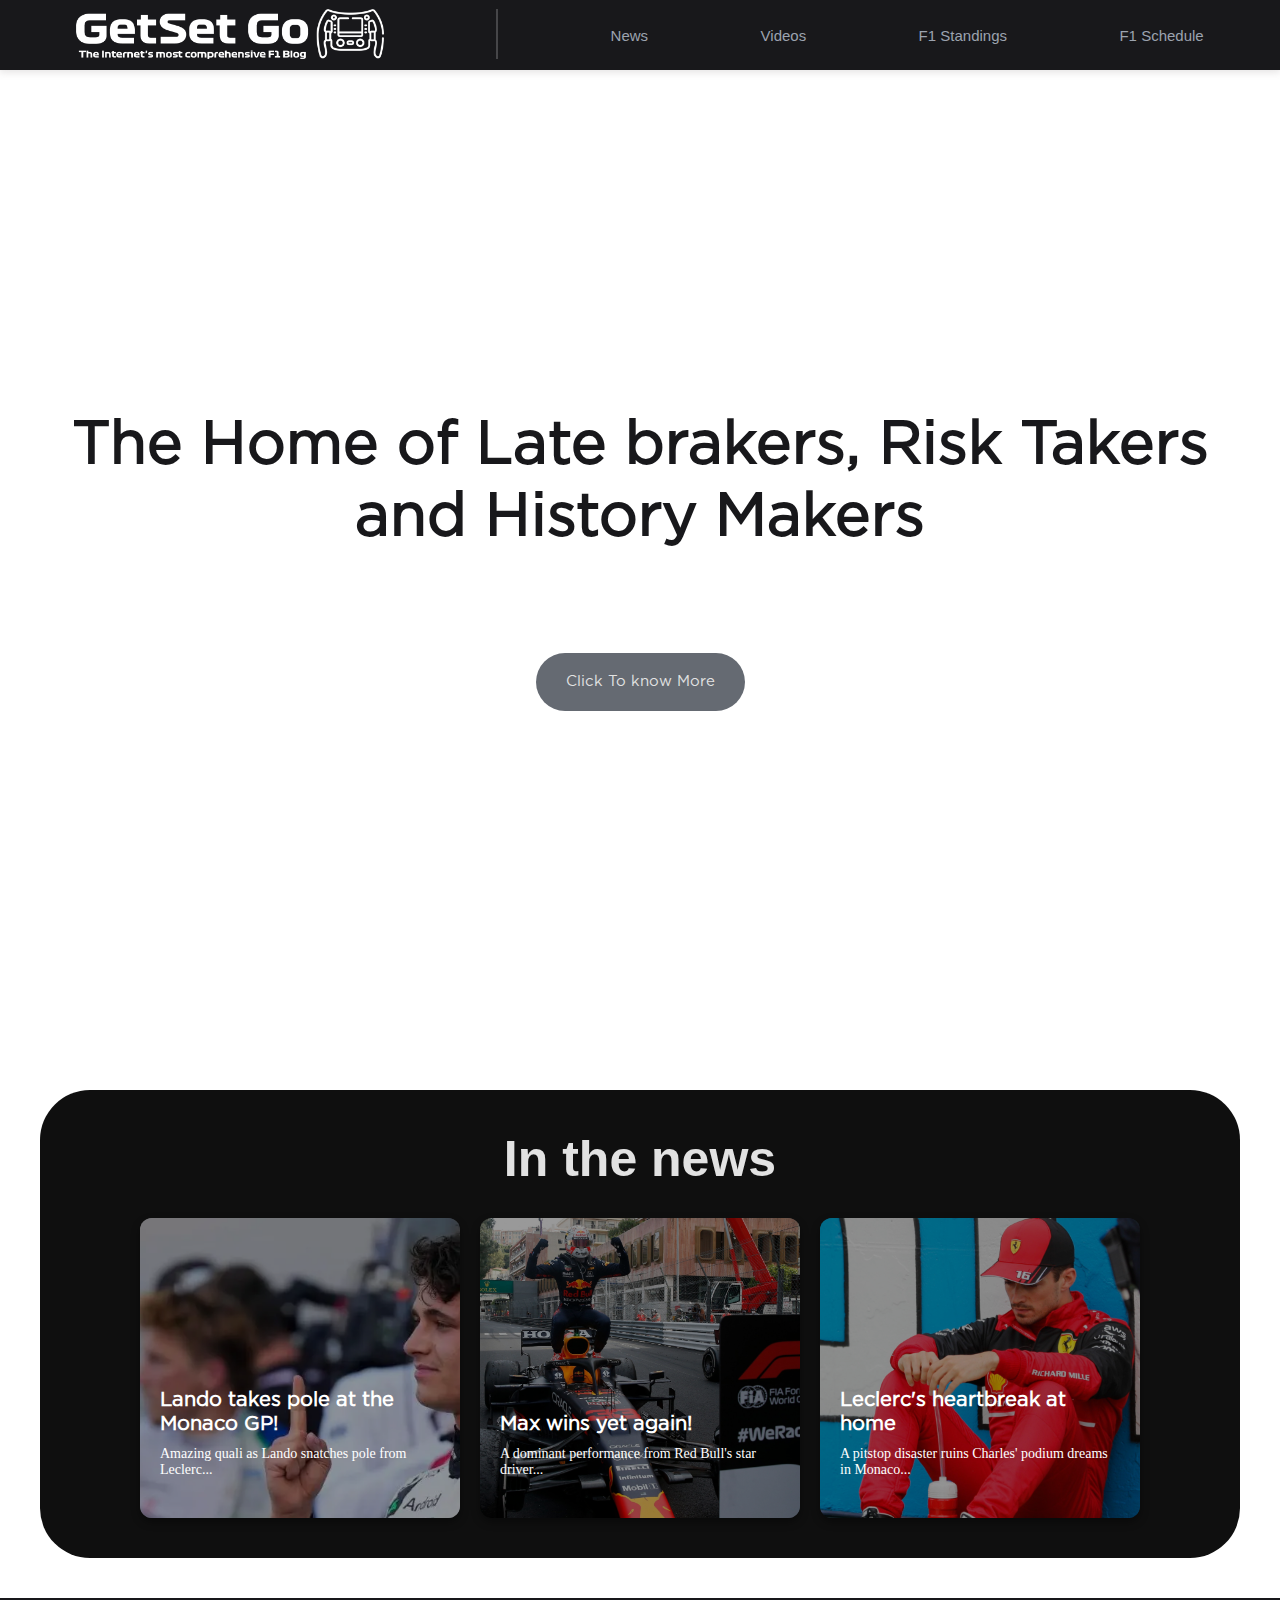
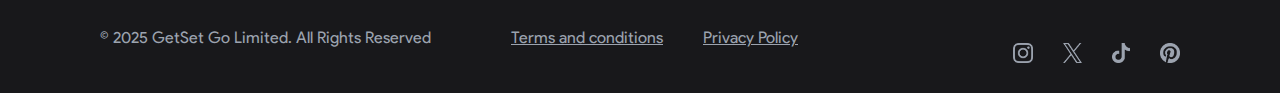
<file: index.html>
<!DOCTYPE html>
<html lang="en">

<head>
  <meta charset="UTF-8">
  <meta name="viewport" content="width=device-width, initial-scale=1.0">
  <title>Dani's F1 Blog</title>
  <link rel="stylesheet" href="home.css">
</head>

<body>
  <div class="top">
    <nav>
      <ul class="navbar">
        <li class="logo"><a href="index.html"><img src="Dani’s F1  Blog.png" height="50px" alt="Logo"></a></li>
        <li><img src="Rectangle 1.png" height="50px" width="2px" alt="Divider"></li>
        <li><a href="#" onclick="scrollToNews()">News</a></li>
        <li><a href="#">Videos</a></li>
        <li><a href="https://www.formula1.com/en/results/2025/drivers">F1 Standings</a></li>
        <li><a href="https://www.formula1.com/en/racing/2025">F1 Schedule</a></li>
      </ul>
    </nav>
    <div class="banner">
    <section>
      <h1>The Home of Late brakers, Risk Takers <br>and History Makers</h1>
      <p>This is F1</p>
      <button><a href="https://www.formula1.com/en/page/what-is-f1">Click To know More</a></button>
    </section>
  </div>
</div>

<section class="every" >
  <section class="news-section">
    <div class="news-grid-caption">
    <h2>In the news</h2>
  </div>
    <div class="news-grid" id="news">
      <div class="news-card" style="background-image: url('lando.png');">
        <h3><a href="news1.html">Lando takes pole at the Monaco GP!</a></h3>
        <p>Amazing quali as Lando snatches pole from Leclerc...</p>
      </div>
      <div class="news-card" style="background-image: url('max.jpg');">
        <h3><a href="news2.html">Max wins yet again!</a></h3>
        <p>A dominant performance from Red Bull's star driver...</p>
      </div>
      <div class="news-card" style="background-image: url('leclerc.jpg');">
        <h3><a href="news3.html">Leclerc's heartbreak at home</a></h3>
        <p>A pitstop disaster ruins Charles' podium dreams in Monaco...</p>
      </div>
    </div>
  </section>
</section>

  <footer>
    <div class="captionLeft">
      <div class="caption">
        <p>© 2025 GetSet Go Limited. All Rights Reserved</p>
      </div>
      <div class="terms">
        <p><a href="#">Terms and conditions</a></p>
        <p><a href="#">Privacy Policy</a></p>
      </div>
    </div>
    <div class="socials">
      <a href="#"><img src="instagram.png" height="20px" width="auto" /></a>
      <a href="#"><img src="twitter.png" height="20px" width="auto" /></a>
      <a href="#"><img src="tik-tok.png" height="20px" width="auto" /></a>
      <a href="#"><img src="pinterest-logo.png" height="20px" width="auto" /></a>
    </div>
  </footer>
  <script>
    function scrollToNews() {
      const newsSection = document.getElementById('news');
      if (newsSection) {
        newsSection.scrollIntoView({ behavior: 'smooth' });
      }
    }
  </script>
</body>

</html>
</file>
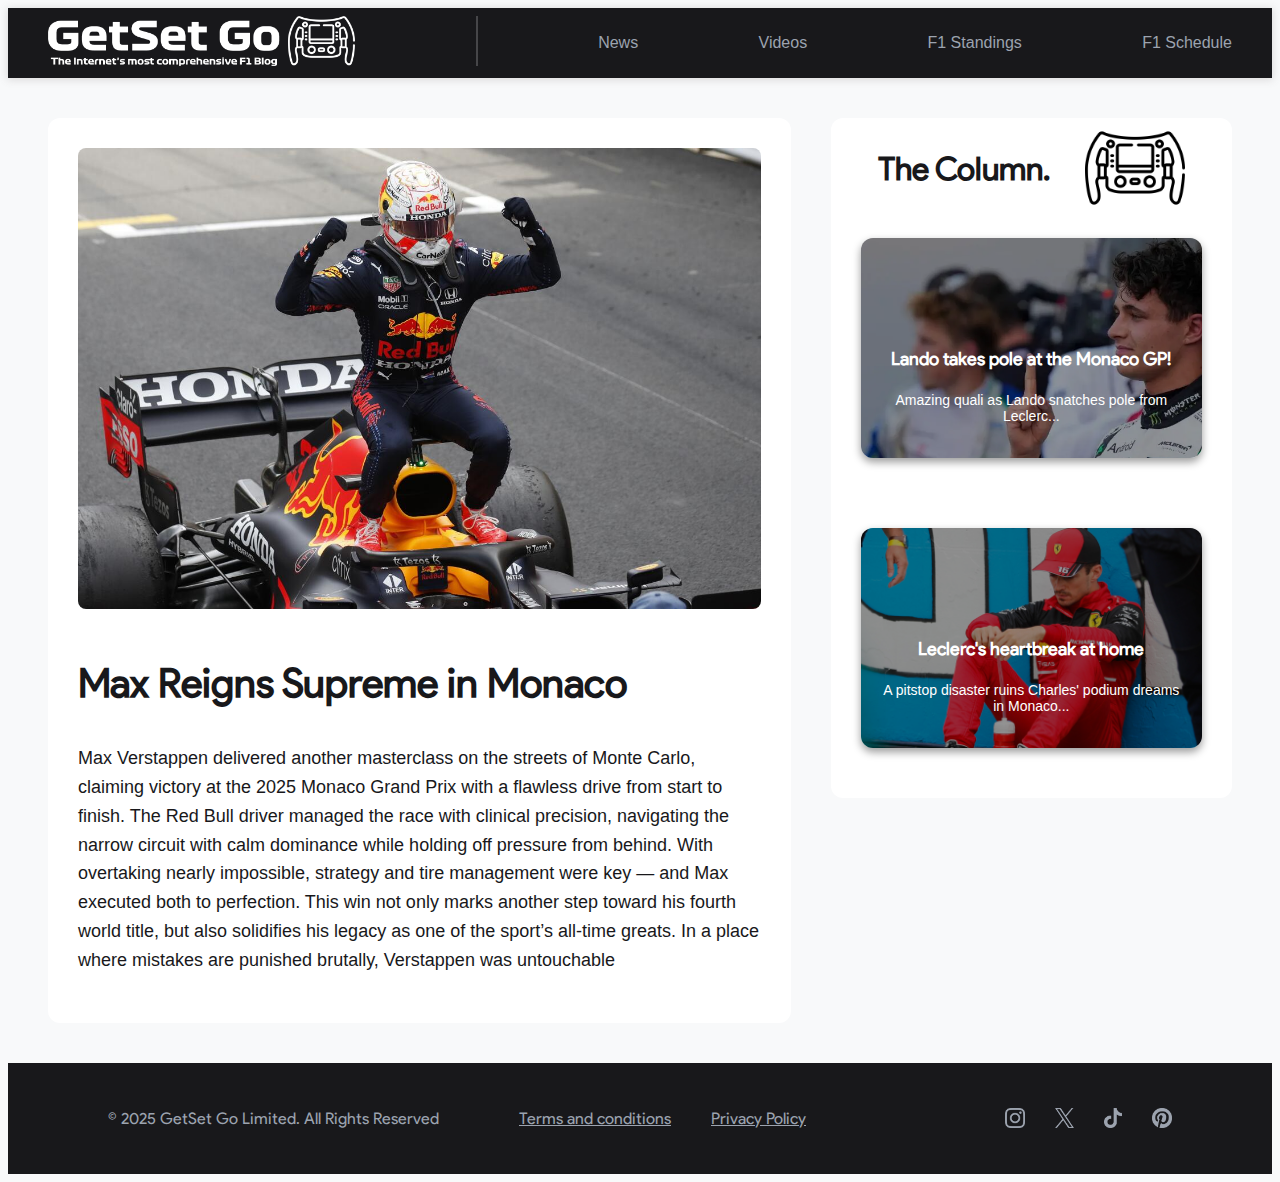
<file: news2.html>
<!DOCTYPE html>
<html lang="en">
<head>
    <meta charset="UTF-8">
    <meta name="viewport" content="width=device-width, initial-scale=1.0">
    <title>Max Reigns Supreme in Monaco</title>
    <link rel="stylesheet" href="news2.css">
</head>
<body>
    <nav>
        <ul class="navbar">
            <li class="logo"><a href="index.html"><img src="Dani’s F1  Blog.png" height="50px" alt="Logo"></a></li>
            <li><img src="Rectangle 1.png" height="50px" width="2px" alt="Divider"></li>
            <li><a href="#">News</a></li>
            <li><a href="#">Videos</a></li>
            <li><a href="#">F1 Standings</a></li>
            <li><a href="#">F1 Schedule</a></li>
        </ul>
    </nav>

    <div class="container">
        <div class="story">
            <img src="maxwins.jpg" alt="Max Verstappen Wins Monaco">
            <p>
                <strong>Max Reigns Supreme in Monaco</strong><br><br>
                Max Verstappen delivered another masterclass on the streets of Monte Carlo, claiming victory at the 2025 Monaco Grand Prix with a flawless drive from start to finish. The Red Bull driver managed the race with clinical precision, navigating the narrow circuit with calm dominance while holding off pressure from behind. With overtaking nearly impossible, strategy and tire management were key — and Max executed both to perfection. This win not only marks another step toward his fourth world title, but also solidifies his legacy as one of the sport’s all-time greats. In a place where mistakes are punished brutally, Verstappen was untouchable
            </p>
        </div>

        <div class="sidebar">
            <div class="name"><h1>The Column.</h1><img src="steering-wheel.png" height="100px" width="auto"></div>
            <div class="news-card" style="background-image: url('lando.png');">
                <h3><a href="news1.html">Lando takes pole at the Monaco GP!</a></h3>
                <p>Amazing quali as Lando snatches pole from Leclerc...</p>
            </div>
            <div class="news-card" style="background-image: url('leclerc.jpg');">
                <h3><a href="news3.html">Leclerc's heartbreak at home</a></h3>
                <p>A pitstop disaster ruins Charles' podium dreams in Monaco...</p>
            </div>
        </div>
    </div>
    <footer>
        <div class="captionLeft">
          <div class="caption">
            <p>© 2025 GetSet Go Limited. All Rights Reserved</p>
          </div>
          <div class="terms">
            <p><a href="#">Terms and conditions</a></p>
            <p><a href="#">Privacy Policy</a></p>
          </div>
        </div>
        <div class="socials">
          <a href="#"><img src="instagram.png" height="20px" width="auto" /></a>
          <a href="#"><img src="twitter.png" height="20px" width="auto" /></a>
          <a href="#"><img src="tik-tok.png" height="20px" width="auto" /></a>
          <a href="#"><img src="pinterest-logo.png" height="20px" width="auto" /></a>
        </div>
      </footer>
</body>
</html>
</file>
<file: home.css>
@font-face{
  font-family: product sans;
  src: url(../Product\ Sans\ Regular.ttf);
}
@font-face{
  font-family: Gotham;
  src: url(../Gotham-Book.otf);
}
* {
    margin: 0;
    padding: 0;
    box-sizing: border-box;
  }
  
  body,
  html {
    margin: 0;
    padding: 0;
    font-family: product sans
  }
  
  .top {
    background-image: url(../F1 Blog/Lewis.png);
    gap: 20px;
    border-radius: 20px;
  }
  
  nav {
    background-color: #18181b;
    height: 70px;
    display: flex;
    align-items: center;
    box-shadow: rgba(117, 104, 104, 0.2) 0px 1px 8px 1px;
  }
  
  nav ul.navbar {
    list-style-type: none;
    display: flex;
    align-items: center;
    justify-content: space-around;
    width: 100%;
    padding: 0 20px;
    color: #9ca3af;
    font-family: 'Bebas Neue', sans-serif;
    font-size: 15px;
  }
  
  nav ul.navbar li  {
    transition: ease 0.3s;
    
  }
  
  nav ul.navbar li:hover {
    font-size: 20px;
    color: white;
  }
  
  nav ul.navbar li a {
    text-decoration: none;
    color: #9ca3af;
  }
  nav ul.navbar li a:hover {
    text-decoration: none;
    color: rgb(133, 137, 146);
  }
  
  .logo img {
    height: 50px;
  }
  .banner{
    display: flex;
    padding: 40px;
    gap: 40px;  
    justify-content: center;

  }
  .banner
  section {
    display: flex;
    flex-direction: column;
    justify-content: center;
    align-items: center;
    height: 100vh;
  }
  
  section h1 {
    font-family: gotham;
    font-size: 60px;
    text-align: center;
    color: #18181b;
  }
  
  section p {
    font-family: gotham thin;
    color: white;
    padding-top: 0px;
    font-size: 70px;
    padding-bottom: 20px;
  }
  
  section button {
    background-color: #656a72;
    border-radius: 50px;
    padding: 20px 30px;
    border: none;
  }
  
  section button a {
    text-decoration: none;
    color: #e2e2e2;
    font-family: Gotham;
    font-weight: 400;
    font-size: 15px;
    transition: 0.3s ease;
  }
  
  section button a:hover {
    font-size: 20px;
  }

  
  .news-section {
    padding: 40px 100px;
    background-color: #0f0f0f;
    background-image: url(..);
    background-repeat: no-repeat;
    background-size: cover;
    border-radius: 50px;
  }
  
  .news-section h2 {
    font-family: 'Bebas Neue', sans-serif;
    font-size: 50px;
    text-align: center;
    margin-bottom: 30px;
    color: #e2e2e2;
  }
  
  .news-grid {
    display: flex;
    gap: 20px;
  }
  .every{
    display: flex;
    padding: 40px;
    gap: 40px;
  }
  .every h3 a{
    color: white;
    text-decoration: none;
  }
  .every h3 a:hover{
    transition: 0.3s ease;
    color: #b1b1b1;
    text-decoration: none;
  }
  
  .news-grid-caption{

  }
  
  .news-card {
    position: relative;
    height: 300px;
    width: 100%;
    background-size: cover;
    background-position: center;
    color: white;
    padding: 20px;
    display: flex;
    flex-direction: column;
    justify-content: flex-end;
    border-radius: 12px;
    box-shadow: 0 4px 8px rgba(0, 0, 0, 0.4);
    transition: transform 0.3s ease;
  }
  
  .news-card::before {
    content: '';
    position: absolute;
    inset: 0;
    background: rgba(0, 0, 0, 0.4);
    border-radius: 12px;
    z-index: 0;
  }
  
  .news-card * {
    position: relative;
    z-index: 1;
  }
  
  
  .news-card h3 {
    font-size: 20px;
    margin-bottom: 10px;
    font-family: gotham;
  }
  
  .news-card p {
    font-size: 14px;
    font-family: gotham thin;
  }
  
  footer {
    background-color: #18181b;
    padding-top: 30px;
    padding-bottom: 30px;
    display: flex;
    justify-content: space-between;
  }
  
  .terms {
    display: flex;
    padding-left: 40px;
  }
  
  .terms a {
    display: flex;
    padding-left: 40px;
    color: #9ca3af;
    font-family: Product Sans;
  }
  
  .captionLeft {
    display: flex;
    padding-left: 100px;
    font-family: Product Sans;
    color: #9ca3af;
  }
  
  .socials {
    display: flex;
    padding-right: 100px;
    padding-top: 15px;
  }
  
  .socials a {
    display: flex;
    padding-left: 30px;
    font-family: Product Sans;
  }
</file>
<file: news2.css>
@font-face{
  font-family: product sans;
  src: url(../Product\ Sans\ Regular.ttf);
}
@font-face{
  font-family: Gotham;
  src: url(../Gotham-Book.otf);
}

body {
    font-family: product sans;
    background-color: #f8f9fa;
    color: #18181b;
}

nav {
    background-color: #18181b;
    height: 70px;
    display: flex;
    align-items: center;
    box-shadow: rgba(117, 104, 104, 0.2) 0px 1px 8px 1px;
}

nav ul.navbar {
    list-style-type: none;
    display: flex;
    align-items: center;
    justify-content: space-between;
    width: 100%;
    padding: 0 40px;
    color: #9ca3af;
    font-family: 'Bebas Neue', sans-serif;
    font-size: 16px;
}

nav ul.navbar li a {
    text-decoration: none;
    color: #9ca3af;
    transition: color 0.3s ease;
}

nav ul.navbar li a:hover {
    color: white;
}

.container {
    display: flex;
    padding: 40px;
    gap: 40px;

}

.story {
    flex: 2;
    background: white;
    padding: 30px;
    border-radius: 12px;

}

.story img {
    max-width: 100%;
    border-radius: 8px;
    margin-bottom: 20px;
}

.story strong {
    font-family: product sans;
    font-weight: bold;
    font-size: 40px;
}

.story p {
    font-family: 'Gotham Thin', sans-serif;
    font-size: 18px;
    line-height: 1.6;
}

.sidebar {
    flex: 1;
    display: flex;
    flex-direction: column;
    gap: 20px;
    background-color: white;
    border-radius: 12px;
    padding-left: 30px;
    padding-right: 30px;
    height: min-content;
}

.name {
    text-align: center;
    display: flex;
    justify-content: space-around;
    align-items: center;
}

.news-card {
    height: 180px;
    background-size: cover;
    background-position: center;
    color: white;
    padding: 20px;
    display: flex;
    flex-direction: column;
    justify-content: flex-end;
    border-radius: 12px;
    box-shadow: 0 4px 8px rgba(0, 0, 0, 0.4);
    position: relative;
    overflow: hidden;
    margin-bottom: 50px;
    text-align: center;
}

.news-card::before {
    content: '';
    position: absolute;
    inset: 0;
    background: rgba(0, 0, 0, 0.4);
    z-index: 0;
}

.news-card * {
    position: relative;
    z-index: 1;
}

.news-card h3 {
    font-size: 18px;
    margin-bottom: 8px;
}

.news-card p {
    font-size: 14px;
    font-family: 'Gotham Thin', sans-serif;
}

.news-card a {
    color: white;
    text-decoration: none;
}

footer {
    background-color: #18181b;
    padding-top: 30px;
    padding-bottom: 30px;
    display: flex;
    justify-content: space-between;
}

.terms {
    display: flex;
    padding-left: 40px;
}

.terms a {
    display: flex;
    padding-left: 40px;
    color: #9ca3af;
    font-family: Product Sans;
}

.captionLeft {
    display: flex;
    padding-left: 100px;
    font-family: Product Sans;
    color: #9ca3af;
}

.socials {
    display: flex;
    padding-right: 100px;
    padding-top: 15px;
}

.socials a {
    display: flex;
    padding-left: 30px;
    font-family: Product Sans;
}
</file>
